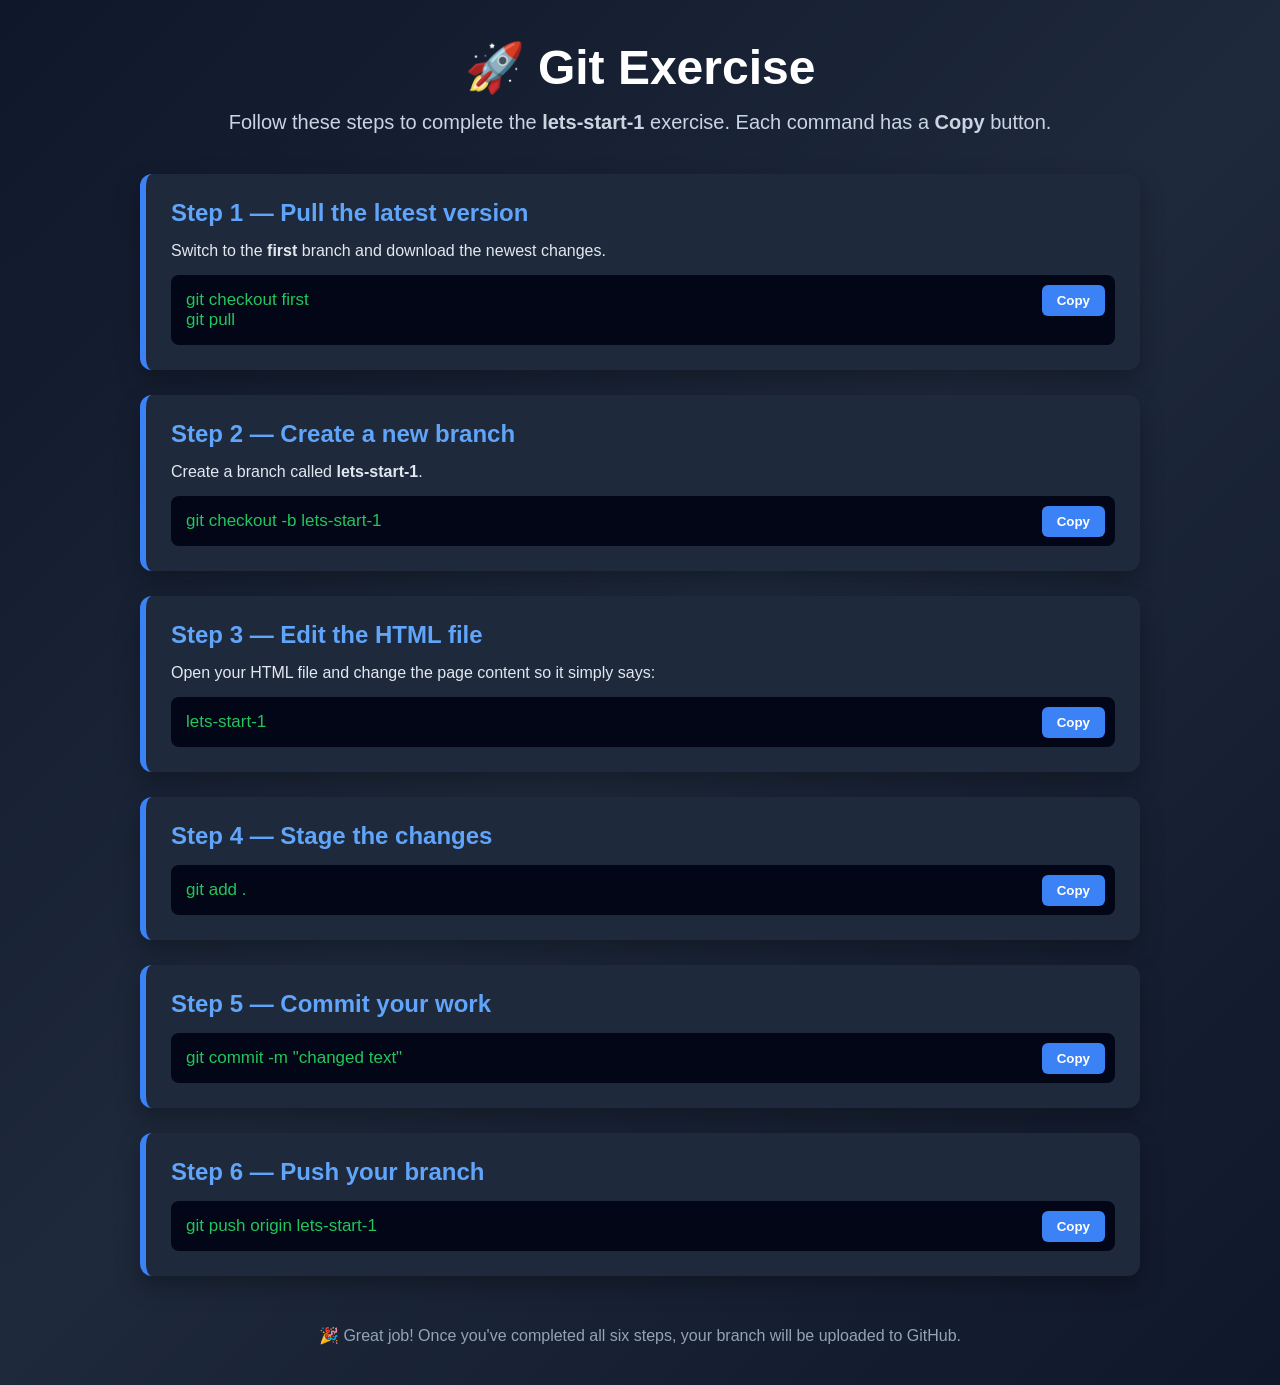
<file: index.html>
<!DOCTYPE html>
<html lang="en">
<head>
<meta charset="UTF-8">
<meta name="viewport" content="width=device-width, initial-scale=1.0">
<title>Git Exercise - Let's Start 1</title>

<style>
*{
    margin:0;
    padding:0;
    box-sizing:border-box;
    font-family:Arial,Helvetica,sans-serif;
}

body{
    background:linear-gradient(135deg,#0f172a,#1e293b,#0f172a);
    color:white;
    padding:40px;
}

.container{
    max-width:1000px;
    margin:auto;
}

h1{
    text-align:center;
    font-size:48px;
    margin-bottom:15px;
}

.subtitle{
    text-align:center;
    color:#cbd5e1;
    margin-bottom:40px;
    font-size:20px;
}

.step{
    background:#1e293b;
    border-left:6px solid #3b82f6;
    border-radius:12px;
    padding:25px;
    margin-bottom:25px;
    box-shadow:0 10px 25px rgba(0,0,0,.3);
}

.step h2{
    color:#60a5fa;
    margin-bottom:15px;
}

.step p{
    margin-bottom:15px;
    color:#e2e8f0;
}

.command{
    background:#020617;
    border-radius:8px;
    padding:15px;
    position:relative;
    overflow:auto;
}

pre{
    color:#22c55e;
    font-size:17px;
    white-space:pre-wrap;
}

button{
    position:absolute;
    right:10px;
    top:10px;
    background:#3b82f6;
    color:white;
    border:none;
    padding:8px 15px;
    border-radius:6px;
    cursor:pointer;
    font-weight:bold;
}

button:hover{
    background:#2563eb;
}

footer{
    text-align:center;
    margin-top:50px;
    color:#94a3b8;
}
</style>

</head>
<body>

<div class="container">

<h1>🚀 Git Exercise</h1>

<p class="subtitle">
Follow these steps to complete the <strong>lets-start-1</strong> exercise.
Each command has a <b>Copy</b> button.
</p>

<div class="step">
<h2>Step 1 — Pull the latest version</h2>

<p>Switch to the <strong>first</strong> branch and download the newest changes.</p>

<div class="command">
<button onclick="copyCommand('cmd1',this)">Copy</button>
<pre id="cmd1">git checkout first
git pull</pre>
</div>

</div>

<div class="step">

<h2>Step 2 — Create a new branch</h2>

<p>Create a branch called <strong>lets-start-1</strong>.</p>

<div class="command">
<button onclick="copyCommand('cmd2',this)">Copy</button>
<pre id="cmd2">git checkout -b lets-start-1</pre>
</div>

</div>

<div class="step">

<h2>Step 3 — Edit the HTML file</h2>

<p>
Open your HTML file and change the page content so it simply says:
</p>

<div class="command">
<button onclick="copyCommand('cmd3',this)">Copy</button>
<pre id="cmd3">lets-start-1</pre>
</div>

</div>

<div class="step">

<h2>Step 4 — Stage the changes</h2>

<div class="command">
<button onclick="copyCommand('cmd4',this)">Copy</button>
<pre id="cmd4">git add .</pre>
</div>

</div>

<div class="step">

<h2>Step 5 — Commit your work</h2>

<div class="command">
<button onclick="copyCommand('cmd5',this)">Copy</button>
<pre id="cmd5">git commit -m "changed text"</pre>
</div>

</div>

<div class="step">

<h2>Step 6 — Push your branch</h2>

<div class="command">
<button onclick="copyCommand('cmd6',this)">Copy</button>
<pre id="cmd6">git push origin lets-start-1</pre>
</div>

</div>

<footer>
🎉 Great job! Once you've completed all six steps, your branch will be uploaded to GitHub.
</footer>

</div>

<script>
function copyCommand(id, button){

    const text=document.getElementById(id).innerText;

    navigator.clipboard.writeText(text);

    button.innerText="Copied!";

    setTimeout(()=>{
        button.innerText="Copy";
    },1500);

}
</script>

</body>
</html>
</file>
